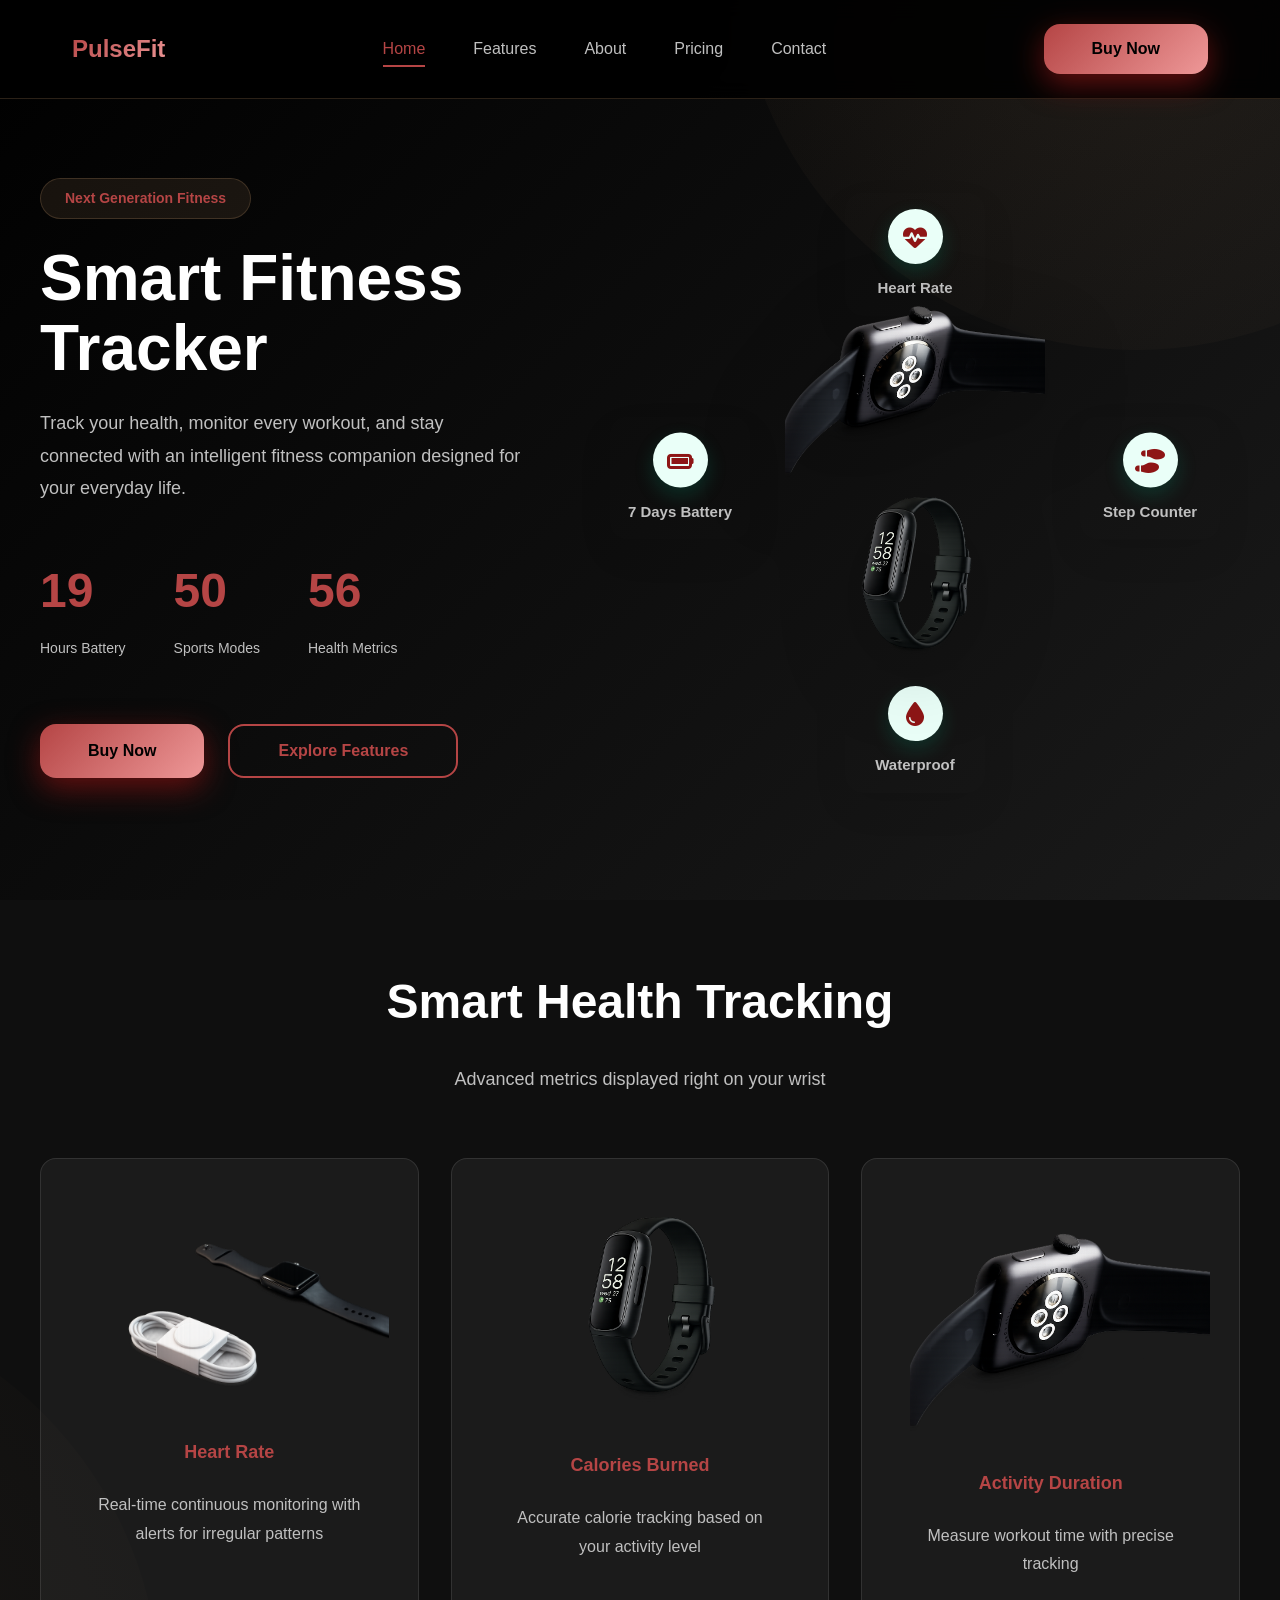
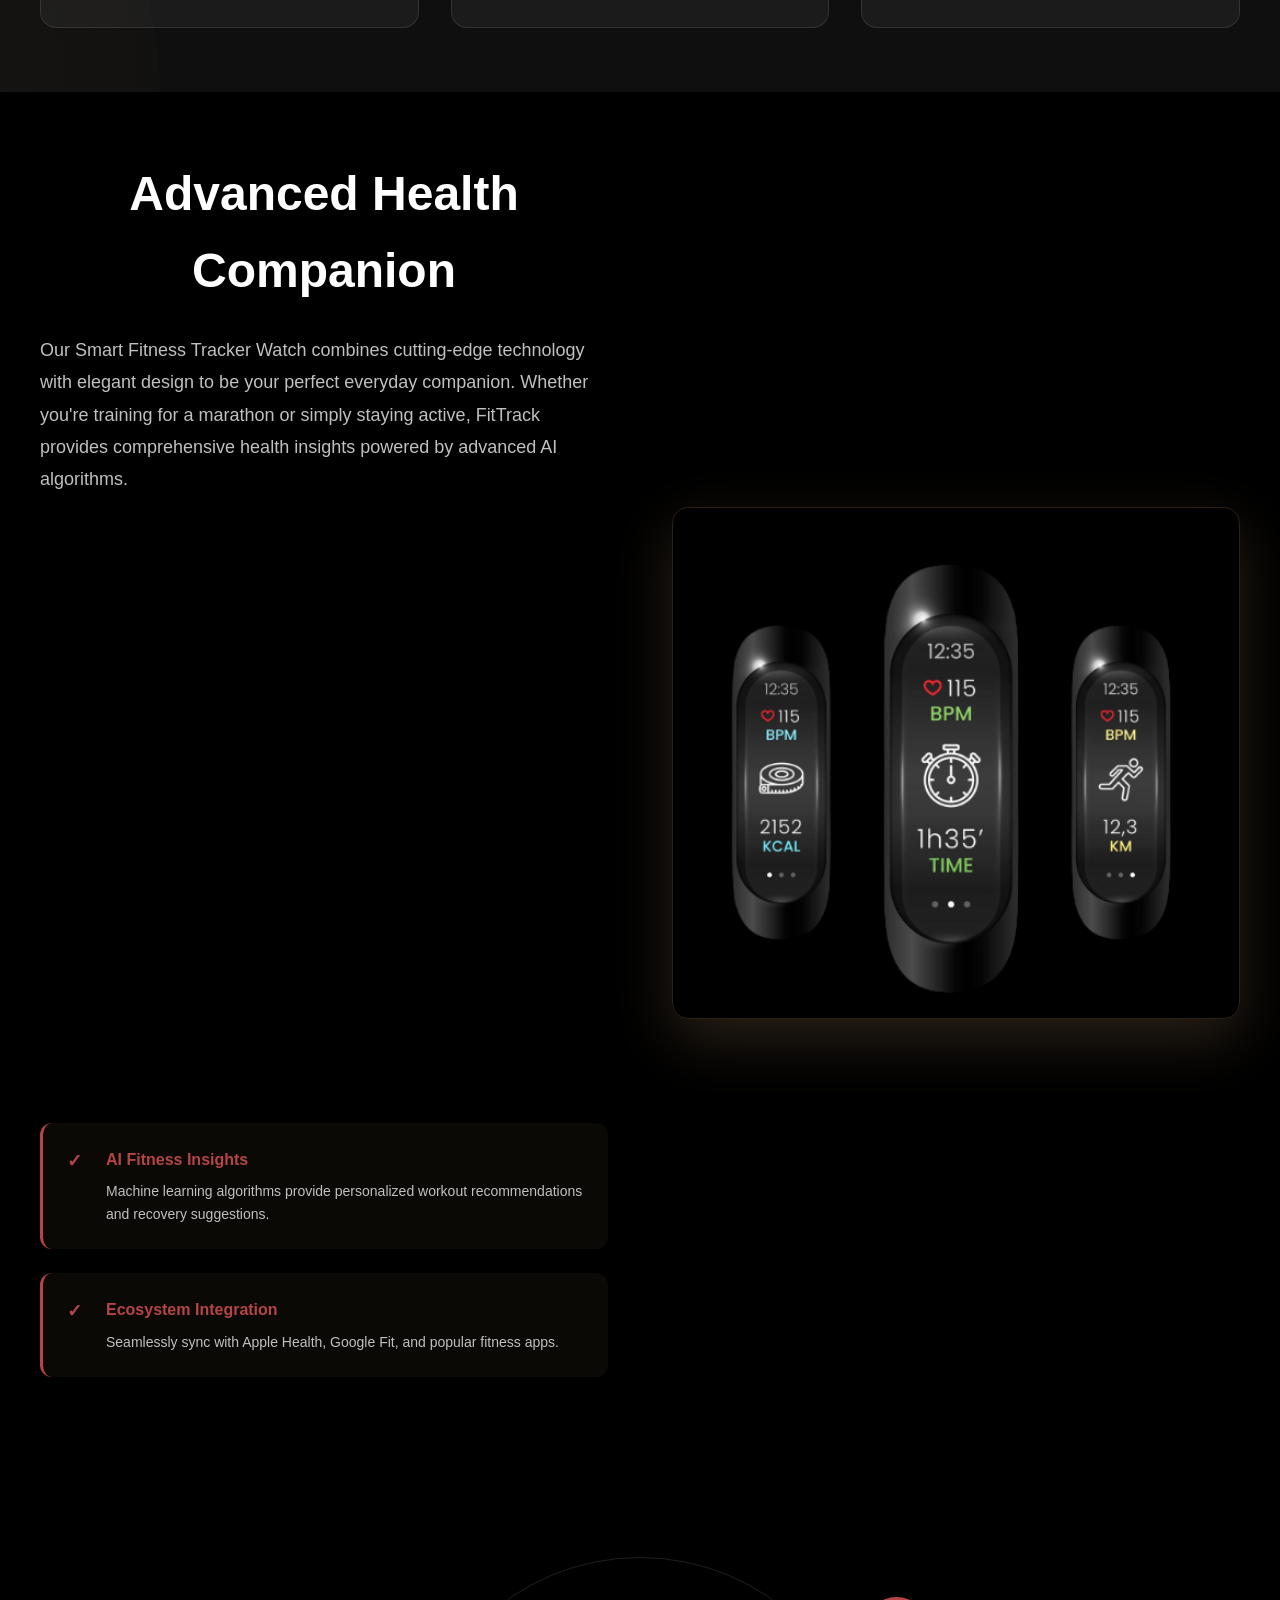
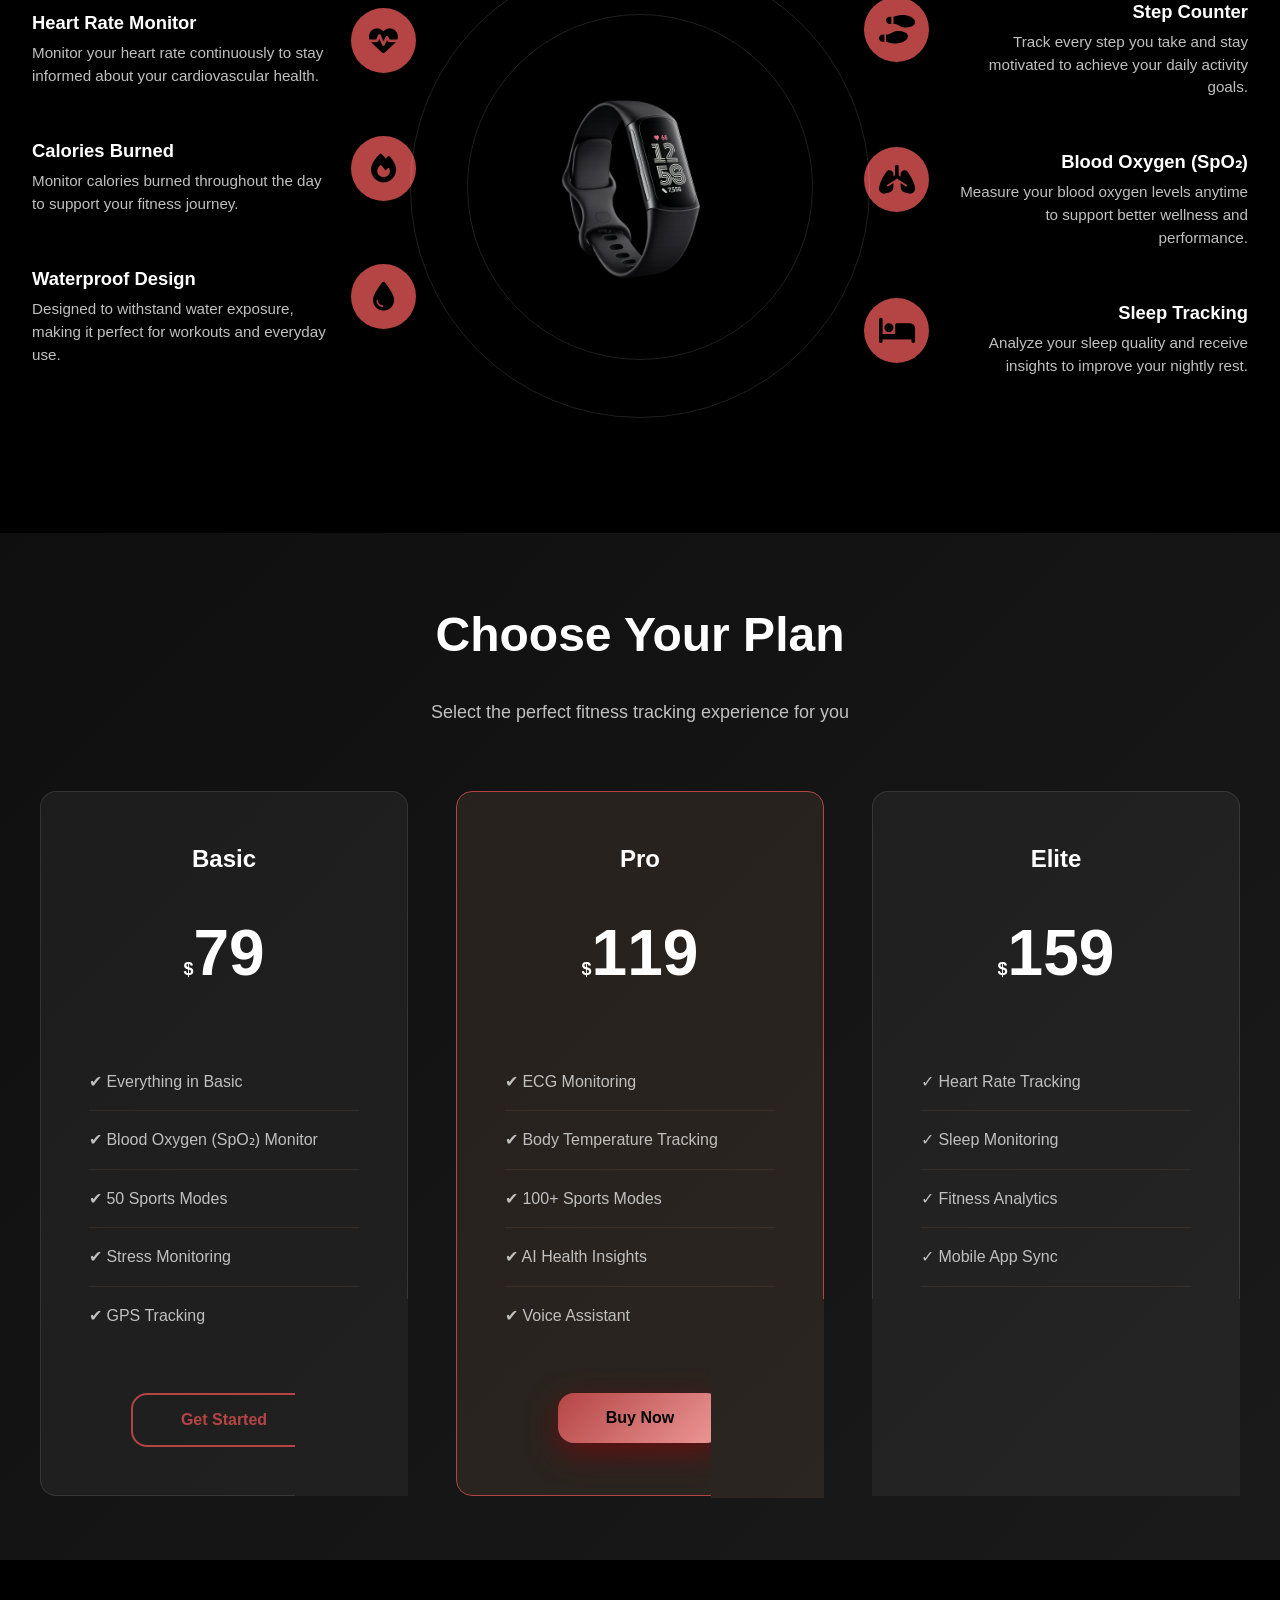
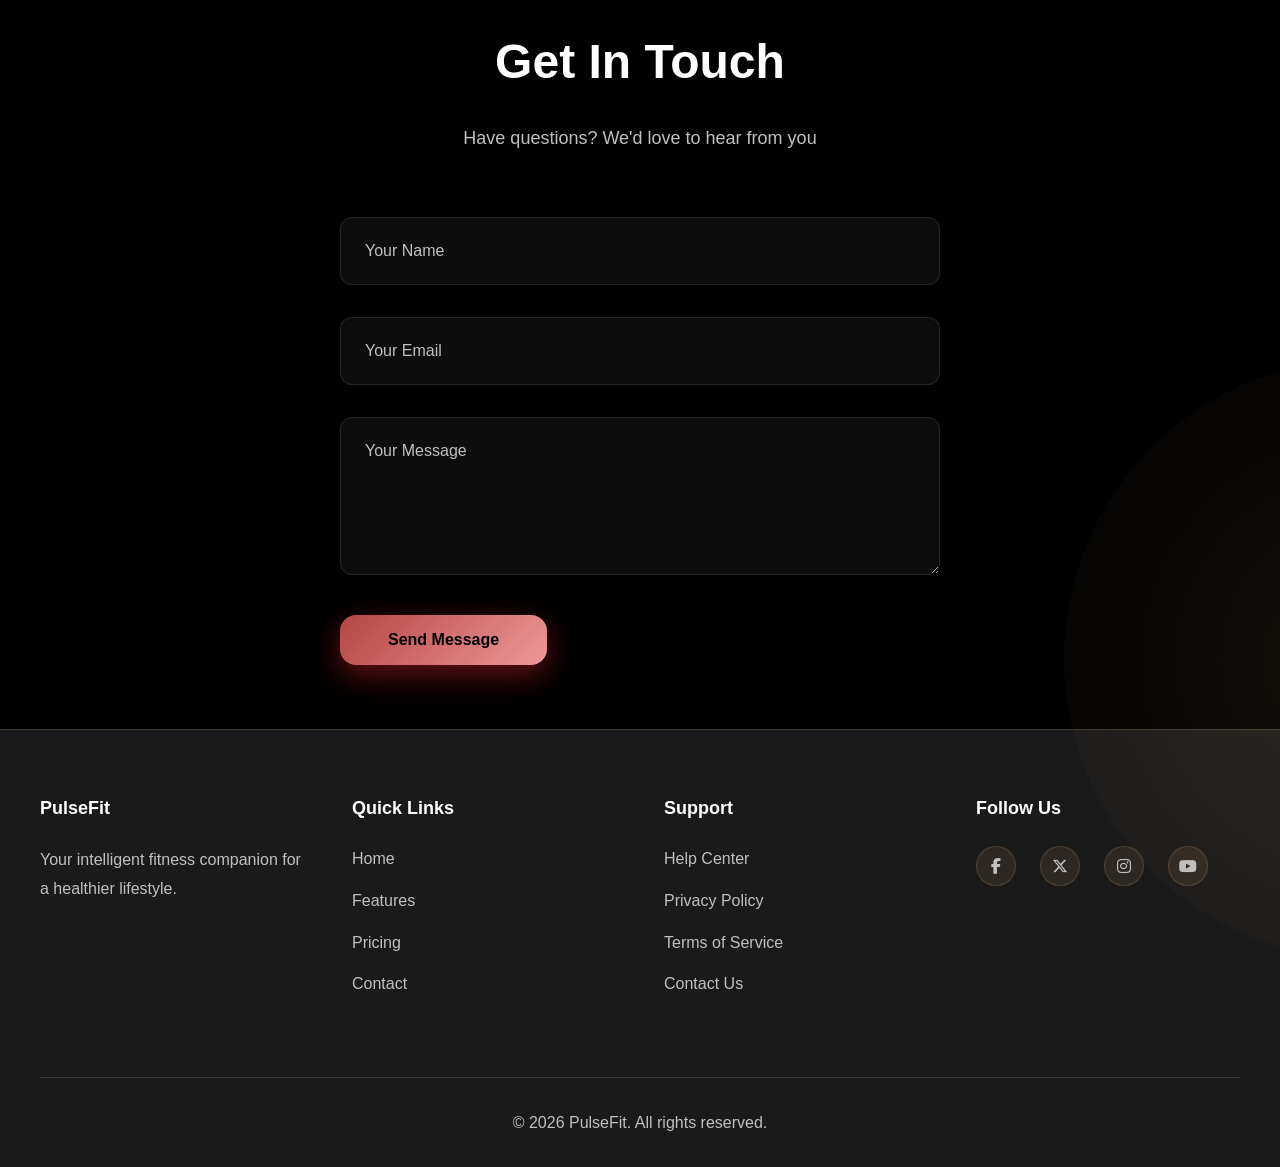
<file: index.html>
<!DOCTYPE html>
<html lang="en">
<head>
    <meta charset="UTF-8">
    <meta name="viewport" content="width=device-width, initial-scale=1.0">
    <title>PulseFit - Smart Fitness Tracker Watch</title>
    <link rel="stylesheet" href="style.css">
    <link rel="stylesheet" href="https://cdnjs.cloudflare.com/ajax/libs/font-awesome/6.7.2/css/all.min.css">
</head>
<body>
    <!-- Navigation -->
    <!-- Navigation -->
<nav class="navbar">
    <div class="nav-container">
        <div class="logo">PulseFit</div>
        <div class="nav-menu" id="nav-menu">
            <a href="#home" class="nav-link active">Home</a>
            <a href="#features" class="nav-link">Features</a>
            <a href="#about" class="nav-link">About</a>
            <a href="#pricing" class="nav-link">Pricing</a>
            <a href="#contact" class="nav-link">Contact</a>
        </div>
        <div class="nav-button" id="nav-button">
            <button class="btn btn-primary">Buy Now</button>
        </div>
        <button class="hamburger" id="hamburger">
            <span class="hamburger-line"></span>
            <span class="hamburger-line"></span>
            <span class="hamburger-line"></span>
        </button>
    </div>
</nav>

    <!-- Hero Section -->
    <section id="home" class="hero">
        <div class="hero-container">
            <div class="hero-content">
                <div class="badge">Next Generation Fitness</div>
                <h1 class="hero-title">Smart Fitness Tracker</h1>
                <p class="hero-subtitle">Track your health, monitor every workout, and stay connected with an intelligent fitness companion designed for your everyday life.</p>
                
                <div class="hero-stats">
                    <div class="stat">
                        <span class="stat-time">19</span>
                        <span class="stat-label">Hours Battery</span>
                    </div>
                    <div class="stat">
                        <span class="stat-time">50</span>
                        <span class="stat-label">Sports Modes</span>
                    </div>
                    <div class="stat">
                        <span class="stat-time">56</span>
                        <span class="stat-label">Health Metrics</span>
                    </div>
                </div>

                <div class="hero-buttons">
                    <button class="btn btn-primary">Buy Now</button>
                    <button class="btn btn-secondary">Explore Features</button>
                </div>
            </div>

            <div class="hero-visual">
                <div class="hero-visual">
                <div class="watch-container">

        
                        <img id="watch-image"
                            src="images/heroo.png"
                            alt="Smart Fitness Tracker Watch"
                            class="watch-image">

                    <div class="feature feature-1">
                        <i class="fa-solid fa-heart-pulse"></i>
                        <h4>Heart Rate</h4>
                    </div>

                    <div class="feature feature-2">
                        <i class="fa-solid fa-shoe-prints"></i>
                        <h4>Step Counter</h4>
                    </div>

                    <div class="feature feature-3">
                        <i class="fa-solid fa-droplet"></i>
                        <h4>Waterproof</h4>
                    </div>

                    <div class="feature feature-4">
                        <i class="fa-solid fa-battery-full"></i>
                        <h4>7 Days Battery</h4>
                    </div>

                </div>
            </div>
        
        </div>

    </section>

    <!-- Features Section -->
    <section id="features" class="features">
        <div class="features-container">
            <h2 class="section-title">Smart Health Tracking</h2>
            <p class="section-subtitle">Advanced metrics displayed right on your wrist</p>

            <div class="features-grid">
                <div class="feature-card">
                    
                    <img src="images/img2.png" class="feature-img">
                    <h3>Heart Rate</h3>
                    <p>Real-time continuous monitoring with alerts for irregular patterns</p>
                </div>
                <div class="feature-card">
                    <img src="images/img3.png" class="feature-img">
                    <h3>Calories Burned</h3>
                    <p>Accurate calorie tracking based on your activity level</p>
                </div>
                <div class="feature-card">
                    <img src="images/img4.png" class="feature-img">
                    <h3>Activity Duration</h3>
                    <p>Measure workout time with precise tracking</p>
                </div>
                
            </div>
        </div>
    </section>

    <!-- About Section -->
    <section id="about" class="about">
        <div class="about-container">
            <div class="about-content">
                <h2 class="section-title">Advanced Health Companion</h2>
                <p class="about-text">Our Smart Fitness Tracker Watch combines cutting-edge technology with elegant design to be your perfect everyday companion. Whether you're training for a marathon or simply staying active, FitTrack provides comprehensive health insights powered by advanced AI algorithms.</p>
                
                <div class="about-features">
                    <div class="about-feature">
                        <span class="about-feature-icon">✓</span>
                        <div>
                            <h4>Advanced Health Monitoring</h4>
                            <p>AI-powered health analytics that understand your body's unique patterns and trends.</p>
                        </div>
                    </div>
                    <div class="about-feature">
                        <span class="about-feature-icon">✓</span>
                        <div>
                            <h4>Smart Notifications</h4>
                            <p>Stay connected with calls, messages, and app notifications right on your wrist.</p>
                        </div>
                    </div>
                    <div class="about-feature">
                        <span class="about-feature-icon">✓</span>
                        <div>
                            <h4>Long Battery Life</h4>
                            <p>19 hours of continuous use on a single charge with extended battery mode available.</p>
                        </div>
                    </div>
                    <div class="about-feature">
                        <span class="about-feature-icon">✓</span>
                        <div>
                            <h4>Lightweight Design</h4>
                            <p>Comfortable and durable aluminum body weighing only 35g for all-day wear.</p>
                        </div>
                    </div>
                    <div class="about-feature">
                        <span class="about-feature-icon">✓</span>
                        <div>
                            <h4>AI Fitness Insights</h4>
                            <p>Machine learning algorithms provide personalized workout recommendations and recovery suggestions.</p>
                        </div>
                    </div>
                    <div class="about-feature">
                        <span class="about-feature-icon">✓</span>
                        <div>
                            <h4>Ecosystem Integration</h4>
                            <p>Seamlessly sync with Apple Health, Google Fit, and popular fitness apps.</p>
                        </div>
                    </div>
                </div>
            </div>
            <div class="about-image">
                <img src="images/t3.png" alt="Side view of Smart Fitness Tracker" class="about-img">
            </div>
        </div>
    </section>

    <!-- features  Section -->
    <section class="circular-section">
        
        <div class="circular-container">
            <!-- LEFT FEATURES -->
            <div class="features-left">
                <div class="feature-item feature-left">
                    
                    <div class="feature-content">
                        <h3>Heart Rate Monitor</h3>
                        <p>Monitor your heart rate continuously to stay informed about your cardiovascular health.</p>
                    </div>
                    <div class="feature-icon-badge">
                        <i class="fa-solid fa-heart-pulse"></i>
                    </div>
                </div>

                <div class="feature-item feature-left">
                    
                    <div class="feature-content">
                        <h3>Calories Burned</h3>
                        <p>Monitor calories burned throughout the day to support your fitness journey.</p>
                    </div>
                    <div class="feature-icon-badge">
                        <i class="fa-solid fa-fire"></i>
                    </div>
                </div>

                <div class="feature-item feature-left">
                    
                    <div class="feature-content">
                        <h3>Waterproof Design</h3>
                        <p>Designed to withstand water exposure, making it perfect for workouts and everyday use.</p>
                    </div>
                    <div class="feature-icon-badge">
                        <i class="fa-solid fa-droplet"></i>
                    </div>
                </div>
            </div>

            <!-- CENTER WATCH WITH RINGS -->
            <div class="watch-center">
                <div class="watch-rings">
                    <div class="ring ring-1"></div>
                    <div class="ring ring-2"></div>
                </div>
                <img
                    src="images/watch.png"
                    alt="Premium Fitness Tracker Watch"
                    class="watch-image"
                >
            </div>

            <!-- RIGHT FEATURES -->
            <div class="features-right">
                <div class="feature-item feature-right">
                    
                    <div class="feature-content">
                        <h3>Step Counter</h3>
                        <p>Track every step you take and stay motivated to achieve your daily activity goals.</p>
                    </div>
                    <div class="feature-icon-badge">
                        <i class="fa-solid fa-shoe-prints"></i>
                    </div>
                </div>

                <div class="feature-item feature-right">
                    
                    <div class="feature-content">
                        <h3>Blood Oxygen (SpO₂)</h3>
                        <p>Measure your blood oxygen levels anytime to support better wellness and performance.</p>
                    </div>
                    <div class="feature-icon-badge">
                        <i class="fa-solid fa-lungs"></i>
                    </div>
                </div>

                <div class="feature-item feature-right">
                    
                    <div class="feature-content">
                        <h3>Sleep Tracking</h3>
                        <p>Analyze your sleep quality and receive insights to improve your nightly rest.</p>
                    </div>
                    <div class="feature-icon-badge">
                        <i class="fa-solid fa-bed"></i>
                    </div>
                </div>
            </div>
        </div>
    </section>

    
    
    <!-- Pricing Section -->
    <section id="pricing" class="pricing">
        <div class="pricing-container">
            <h2 class="section-title">Choose Your Plan</h2>
            <p class="section-subtitle">Select the perfect fitness tracking experience for you</p>
            
            <div class="pricing-cards">
                <div class="pricing-card">
                    <h3>Basic</h3>
                    <div class="price"><span class="currency">$</span><span class="amount">79</span></div>
                    <ul class="features-list">
                        <li>✔ Everything in Basic</li>
                        <li>✔ Blood Oxygen (SpO₂) Monitor</li>
                        <li>✔ 50 Sports Modes</li>
                        <li>✔ Stress Monitoring</li>
                        <li>✔ GPS Tracking</li>
                    </ul>
                    <button class="btn btn-outline">Get Started</button>
                </div>
                
                <div class="pricing-card popular">
                    
                    <h3>Pro</h3>
                    <div class="price"><span class="currency">$</span><span class="amount">119</span></div>
                    <ul class="features-list">
            
                        <li>✔ ECG Monitoring</li>
                        <li>✔ Body Temperature Tracking</li>
                        <li>✔ 100+ Sports Modes</li>
                        <li>✔ AI Health Insights</li>
                        <li>✔ Voice Assistant</li>

                    </ul>
                    <button class="btn btn-primary">Buy Now</button>
                </div>
                
                <div class="pricing-card">
                    <h3>Elite</h3>
                    <div class="price"><span class="currency">$</span><span class="amount">159</span></div>
                    <ul class="features-list">
                        <li>✓ Heart Rate Tracking</li>
                        <li>✓ Sleep Monitoring</li>
                        <li>✓ Fitness Analytics</li>
                        <li>✓ Mobile App Sync</li>
                        <li>✓ Waterproof</li>
                    </ul>
                    <button class="btn btn-outline">Get Started</button>
                </div>
            </div>
        </div>
    </section>

    <!-- Contact Section -->
    <section id="contact" class="contact">
        <div class="contact-container">
            <h2 class="section-title">Get In Touch</h2>
            <p class="section-subtitle">Have questions? We&apos;d love to hear from you</p>
            
            <form class="contact-form" id="contact-form">
                <div class="form-group">
                    <input type="text" placeholder="Your Name" required>
                </div>
                <div class="form-group">
                    <input type="email" placeholder="Your Email" required>
                </div>
                <div class="form-group">
                    <textarea placeholder="Your Message" rows="6" required></textarea>
                </div>
                <button type="submit" class="btn btn-primary btn-sm">Send Message</button>
            </form>
        </div>
    </section>

    <!-- Footer -->
    <footer class="footer">
        <div class="footer-container">
            <div class="footer-content">
                <div class="footer-section">
                    <h4>PulseFit</h4>
                    <p>Your intelligent fitness companion for a healthier lifestyle.</p>
                </div>
                <div class="footer-section">
                    <h4>Quick Links</h4>
                    <ul>
                        <li><a href="#home">Home</a></li>
                        <li><a href="#features">Features</a></li>
                        <li><a href="#pricing">Pricing</a></li>
                        <li><a href="#contact">Contact</a></li>
                    </ul>
                </div>
                <div class="footer-section">
                    <h4>Support</h4>
                    <ul>
                        <li><a href="#">Help Center</a></li>
                        <li><a href="#">Privacy Policy</a></li>
                        <li><a href="#">Terms of Service</a></li>
                        <li><a href="#">Contact Us</a></li>
                    </ul>
                </div>
                <div class="footer-section">
                    <h4>Follow Us</h4>
                    <div class="social-icons">
                        <a href="#" class="social-icon" aria-label="Facebook">
                            <i class="fa-brands fa-facebook-f"></i>
                        </a>

                        <a href="#" class="social-icon" aria-label="X">
                            <i class="fa-brands fa-x-twitter"></i>
                        </a>

                        <a href="#" class="social-icon" aria-label="Instagram">
                            <i class="fa-brands fa-instagram"></i>
                        </a>

                        <a href="#" class="social-icon" aria-label="YouTube">
                            <i class="fa-brands fa-youtube"></i>
                        </a>
                    </div>
                </div>
            </div>
            <div class="footer-bottom">
                <p>&copy; 2026 PulseFit. All rights reserved.</p>
            </div>
        </div>
    </footer>

    <script src="script.js"></script>
</body>
</html>
</file>
<file: style.css>
:root {
    /* Colors - Premium Dark Theme */
    --bg-primary: #000000;
    --bg-secondary: #0f0f0f;
    --bg-tertiary: #1a1a1a;
    --text-primary: #ffffff;
    --text-secondary: #c0c0c0;
    --accent-red: #b54545;
    --accent-red-light: #ee9898;
    --accent-gold-dark: #c9955f;
    --border-color: rgba(212, 165, 116, 0.2);
    --glass-bg: rgba(255, 255, 255, 0.05);
    --glass-border: rgba(255, 255, 255, 0.1);
    
    /* Spacing */
    --spacing-xs: 0.5rem;
    --spacing-sm: 1rem;
    --spacing-md: 1.5rem;
    --spacing-lg: 2rem;
    --spacing-xl: 3rem;
    --spacing-2xl: 4rem;
    
    /* Typography */
    --font-family: 'Segoe UI', Tahoma, Geneva, Verdana, sans-serif;
    --font-size-sm: 0.875rem;
    --font-size-base: 1rem;
    --font-size-lg: 1.125rem;
    --font-size-xl: 1.5rem;
    --font-size-2xl: 2rem;
    --font-size-3xl: 3rem;
    --font-size-4xl: 4rem;
    
    /* Border Radius */
    --radius-sm: 8px;
    --radius-md: 12px;
    --radius-lg: 16px;
    --radius-xl: 24px;
    --radius-full: 9999px;
    
    /* Transitions */
    --transition-fast: 0.2s ease;
    --transition-normal: 0.3s ease;
    --transition-smooth: 0.5s ease;
}

/* ============================================
    GLOBAL STYLES
   ============================================ */

* {
    margin: 0;
    padding: 0;
    box-sizing: border-box;
}

html {
    scroll-behavior: smooth;
}

body {
    font-family: var(--font-family);
    background-color: var(--bg-primary);
    color: var(--text-primary);
    line-height: 1.6;
    overflow-x: hidden;
}

/* ============================================
    NAVIGATION
   ============================================ */

.navbar {
    position: fixed;
    top: 0;
    width: 100%;
    backdrop-filter: blur(10px);
    background: rgba(0, 0, 0, 0.9);
    border-bottom: 1px solid var(--border-color);
    z-index: 1000;
    padding: var(--spacing-md) 0;
}

.nav-container {
    max-width: 1200px;
    margin: 0 auto;
    padding: 0 var(--spacing-lg);
    display: flex;
    justify-content: space-between;
    align-items: center;
}

.logo {
    font-size: var(--font-size-xl);
    font-weight: 700;
    background: linear-gradient(135deg, var(--accent-red), var(--accent-red-light));
    -webkit-background-clip: text;
    -webkit-text-fill-color: transparent;
    background-clip: text;
}

.nav-menu {
    display: flex;
    gap: var(--spacing-xl);
}

.nav-link {
    color: var(--text-secondary);
    text-decoration: none;
    font-size: var(--font-size-base);
    transition: color var(--transition-fast);
    position: relative;
}

.nav-link:hover,
.nav-link.active {
    color: var(--accent-red);
}

.nav-link::after {
    content: '';
    position: absolute;
    bottom: -5px;
    left: 0;
    width: 0;
    height: 2px;
    background: var(--accent-red);
    transition: width var(--transition-fast);
}

.nav-link:hover::after,
.nav-link.active::after {
    width: 100%;
}
/* Hamburger Menu */
.hamburger {
    display: none;
    flex-direction: column;
    background: none;
    border: none;
    cursor: pointer;
    gap: 6px;
    z-index: 1001;
    padding: 8px;
    align-items: center;
    justify-content: center;
    transition: all 0.3s ease;
}

.hamburger:hover {
    opacity: 0.8;
}

.hamburger-line {
    width: 25px;
    height: 3px;
    background-color: var(--accent-red);
    border-radius: 2px;
    transition: all 0.3s ease;
    display: block;
}

.hamburger.active .hamburger-line:nth-child(1) {
    transform: rotate(45deg) translate(10px, 10px);
}

.hamburger.active .hamburger-line:nth-child(2) {
    opacity: 0;
}

.hamburger.active .hamburger-line:nth-child(3) {
    transform: rotate(-45deg) translate(8px, -8px);
}

.nav-button {
    display: flex;
}

.nav-menu.active {
    display: flex;
}

.nav-menu.active .nav-link {
    display: block;
}

.icon-btn {
    background: none;
    border: none;
    color: var(--text-secondary);
    font-size: var(--font-size-lg);
    cursor: pointer;
    transition: color var(--transition-fast);
}

.icon-btn:hover {
    color: var(--accent-red);
}
/* Hamburger Menu */
.hamburger {
    display: none;
    flex-direction: column;
    background: none;
    border: none;
    cursor: pointer;
    gap: 6px;
    z-index: 1001;
    padding: 8px;
    align-items: center;
    justify-content: center;
    transition: all 0.3s ease;
}

.hamburger:hover {
    opacity: 0.8;
}

.hamburger-line {
    width: 25px;
    height: 3px;
    background-color: var(--accent-red);
    border-radius: 2px;
    transition: all 0.3s ease;
    display: block;
}

/* Hamburger Animation - Transform to X */
.hamburger.active .hamburger-line:nth-child(1) {
    transform: rotate(45deg) translate(10px, 10px);
}

.hamburger.active .hamburger-line:nth-child(2) {
    opacity: 0;
}

.hamburger.active .hamburger-line:nth-child(3) {
    transform: rotate(-45deg) translate(8px, -8px);
}

.nav-button {
    display: flex;
}

.nav-menu.active {
    display: flex;
}

.nav-menu.active .nav-link {
    display: block;
}

/* Mobile Hamburger Display */
@media (max-width: 768px) {
    .hamburger {
        display: flex !important;
        position: relative;
    }

    .hamburger-line {
        display: block;
    }

    .nav-button {
        display: none !important;
    }

    .nav-button.active {
        display: flex !important;
        position: fixed;
        top: 80px;
        right: var(--spacing-md);
        z-index: 998;
    }

    .nav-menu {
        position: fixed;
        top: 70px;
        left: -100%;
        width: 100%;
        height: calc(100vh - 70px);
        background: rgba(0, 0, 0, 0.95);
        flex-direction: column;
        gap: var(--spacing-lg);
        padding: var(--spacing-lg);
        transition: left 0.3s ease;
        z-index: 999;
        border-top: 1px solid var(--border-color);
        overflow-y: auto;
    }

    .nav-menu.active {
        left: 0;
    }

    .nav-link {
        font-size: var(--font-size-lg);
        padding: var(--spacing-md) 0;
        border-bottom: 1px solid rgba(212, 165, 116, 0.1);
    }
}
/* ============================================
    MOBILE RESPONSIVE STYLES
   ============================================ */

@media (max-width: 768px) {
    :root {
        --font-size-4xl: 2.5rem;
        --font-size-3xl: 1.875rem;
        --font-size-2xl: 1.5rem;
        --spacing-2xl: 2rem;
        --spacing-xl: 1.5rem;
    }

    .navbar {
        padding: var(--spacing-md) 0;
    }

    .nav-container {
        padding: 0 var(--spacing-md);
    }

    .logo {
        font-size: var(--font-size-lg);
    }

    .nav-menu {
        position: fixed;
        top: 70px;
        left: -100%;
        width: 100%;
        height: calc(100vh - 70px);
        background: rgba(0, 0, 0, 0.95);
        flex-direction: column;
        gap: var(--spacing-lg);
        padding: var(--spacing-lg);
        transition: left 0.3s ease;
        z-index: 999;
        border-top: 1px solid var(--border-color);
        overflow-y: auto;
    }

    .nav-menu.active {
        left: 0;
    }

    .nav-link {
        font-size: var(--font-size-lg);
        padding: var(--spacing-md) 0;
        border-bottom: 1px solid rgba(212, 165, 116, 0.1);
    }

    .hamburger {
        display: flex !important;
        position: relative;
    }

    .hamburger-line {
        display: block;
    }

    .nav-button {
        display: none !important;
    }

    .nav-button.active {
        display: flex !important;
        position: fixed;
        top: 80px;
        right: var(--spacing-md);
        z-index: 998;
    }

    .hero {
        min-height: auto;
        padding: 100px var(--spacing-md) var(--spacing-lg);
    }

    .hero-container {
        grid-template-columns: 1fr;
        gap: var(--spacing-lg);
        display: grid;
    }

    .hero-content {
        order: 1;
    }

    .hero-visual {
        order: 2;
    }

    .hero::before {
        width: 400px;
        height: 400px;
        top: -30%;
        right: -40%;
    }

    .hero-visual {
        height: 300px;
    }

    .hero-title {
        font-size: clamp(1.875rem, 5vw, 2.5rem);
    }

    .hero-subtitle {
        font-size: clamp(1rem, 4vw, 1.125rem);
    }

    .hero-stats {
        flex-wrap: wrap;
        gap: var(--spacing-md);
    }

    .hero-buttons {
        flex-direction: column;
        gap: var(--spacing-md);
    }

    .btn {
        width: 100%;
        padding: var(--spacing-md);
        font-size: var(--font-size-sm);
    }

    .btn-primary {
        width: 100%;
    }

    .section-title {
        font-size: clamp(1.5rem, 5vw, 2rem);
    }

    .section-subtitle {
        font-size: clamp(1rem, 3vw, 1.125rem);
    }

    .features-grid {
        grid-template-columns: 1fr;
    }

    .feature-img {
        width: 200px;
        max-width: 100%;
    }

    .about-container {
        grid-template-columns: 1fr;
    }

    .about-text {
        font-size: clamp(1rem, 3vw, 1.125rem);
    }

    .about-feature {
        flex-direction: column;
        gap: var(--spacing-sm);
    }

    .about-feature-icon {
        font-size: var(--font-size-lg);
    }

    .about-feature h4 {
        font-size: clamp(1rem, 2vw, 1.125rem);
    }

    .about-feature p {
        font-size: clamp(0.875rem, 2vw, 1rem);
    }

    .circular-container {
        display: grid;
        grid-template-columns: 1fr;
        grid-template-rows: auto auto auto;
        gap: var(--spacing-lg);
        min-height: auto;
        padding: 0;
    }

    .features-right {
        order: 1;
        gap: var(--spacing-lg);
    }

    .watch-center {
        order: 2;
        min-height: 300px;
        width: 100%;
    }

    .features-left {
        order: 3;
        gap: var(--spacing-lg);
    }

    .feature-item {
        gap: var(--spacing-md);
    }

    .feature-icon-badge {
        width: 50px;
        height: 50px;
        min-width: 50px;
        font-size: 1.5rem;
    }

    .feature-content h3 {
        font-size: clamp(1rem, 2vw, 1.15rem);
    }

    .feature-content p {
        font-size: clamp(0.75rem, 1.5vw, 0.95rem);
    }

    .pricing-cards {
        grid-template-columns: 1fr;
        gap: var(--spacing-lg);
    }

    .pricing-card {
        padding: var(--spacing-lg);
    }

    .pricing-card.popular {
        transform: scale(1) !important;
        border-color: var(--accent-gold) !important;
        background: rgba(212, 165, 116, 0.1) !important;
    }

    .pricing-card.popular .btn-primary {
        background: var(--accent-gold) !important;
        color: #000 !important;
        border: 2px solid var(--accent-gold) !important;
    }

    .pricing-card.popular:hover {
        transform: translateY(-10px) !important;
    }

    .price {
        font-size: clamp(2rem, 4vw, 3rem);
    }

    .contact-container {
        max-width: 100%;
    }

    .footer-content {
        grid-template-columns: 1fr;
        gap: var(--spacing-lg);
    }

    .scroll-to-top {
        width: 40px !important;
        height: 40px !important;
        bottom: 20px !important;
        right: 20px !important;
        font-size: 20px !important;
    }
}

@media (max-width: 480px) {
    :root {
        --font-size-lg: 1rem;
        --font-size-base: 0.9375rem;
        --spacing-lg: 1.5rem;
        --spacing-md: 1rem;
    }

    .nav-menu {
        padding: var(--spacing-md);
        gap: var(--spacing-md);
    }

    .hero {
        padding: 80px var(--spacing-md) var(--spacing-lg);
    }

    .hero-title {
        font-size: clamp(1.5rem, 6vw, 2rem);
    }

    .hero-subtitle {
        font-size: clamp(0.9375rem, 3vw, 1rem);
    }

    .hero-stats {
        gap: var(--spacing-sm);
    }

    .stat-time {
        font-size: clamp(1.875rem, 4vw, 2.5rem);
    }

    .section-title {
        font-size: clamp(1.25rem, 4vw, 1.5rem);
    }

    .feature-card {
        padding: var(--spacing-lg);
    }

    .feature-card h3 {
        font-size: var(--font-size-base);
    }

    .feature-card p {
        font-size: clamp(0.875rem, 2vw, 0.9375rem);
    }

    .watch-center {
        min-height: 250px;
    }

    .form-group input,
    .form-group textarea {
        padding: var(--spacing-md);
        font-size: var(--font-size-base);
    }

    .circular-section {
        padding: 3rem 1rem;
    }
}

/* ============================================
    HERO SECTION
   ============================================ */

.hero {
    min-height: 100vh;
    display: flex;
    align-items: center;
    padding: 120px var(--spacing-lg) var(--spacing-2xl);
    overflow: hidden;
    position: relative;
    background: linear-gradient(135deg, var(--bg-primary), var(--bg-tertiary));
}

.hero::before {
    content: '';
    position: absolute;
    top: -50%;
    right: -20%;
    width: 800px;
    height: 800px;
    background: radial-gradient(circle, rgba(212, 165, 116, 0.1), transparent);
    border-radius: 50%;
    animation: float 8s ease-in-out infinite;
}

.hero-container {
    max-width: 1200px;
    margin: 0 auto;
    display: grid;
    grid-template-columns: 1fr 1fr;
    gap: var(--spacing-2xl);
    align-items: center;
    position: relative;
    z-index: 1;
}

.hero-content {
    animation: slideInLeft 0.8s ease-out;
}

.badge {
    display: inline-block;
    padding: var(--spacing-xs) var(--spacing-md);
    background: rgba(212, 165, 116, 0.1);
    border: 1px solid var(--border-color);
    border-radius: var(--radius-full);
    color: var(--accent-red);
    font-size: var(--font-size-sm);
    font-weight: 600;
    margin-bottom: var(--spacing-md);
    animation: fadeIn 0.8s ease-out 0.2s both;
}

.hero-title {
    font-size: var(--font-size-4xl);
    font-weight: 700;
    margin-bottom: var(--spacing-md);
    line-height: 1.1;
    animation: fadeIn 0.8s ease-out 0.4s both;
}

.hero-title .accent {
    background: linear-gradient(135deg, var(--accent-red), var(--accent-red-light));
    -webkit-background-clip: text;
    -webkit-text-fill-color: transparent;
    background-clip: text;
}

.hero-subtitle {
    font-size: var(--font-size-lg);
    color: var(--text-secondary);
    margin-bottom: var(--spacing-xl);
    line-height: 1.8;
    animation: fadeIn 0.8s ease-out 0.6s both;
}

.hero-stats {
    display: flex;
    gap: var(--spacing-xl);
    margin-bottom: var(--spacing-2xl);
    animation: fadeIn 0.8s ease-out 0.8s both;
}

.stat {
    display: flex;
    flex-direction: column;
}

.stat-time {
    font-size: var(--font-size-3xl);
    font-weight: 700;
    color: var(--accent-red);
}

.stat-label {
    font-size: var(--font-size-sm);
    color: var(--text-secondary);
    margin-top: var(--spacing-xs);
}

.hero-buttons {
    display: flex;
    gap: var(--spacing-md);
    animation: fadeIn 0.8s ease-out 1s both;
}

.btn {
    padding: var(--spacing-sm) var(--spacing-xl);
    border: none;
    border-radius: var(--radius-lg);
    font-size: var(--font-size-base);
    font-weight: 600;
    cursor: pointer;
    transition: all var(--transition-normal);
    position: relative;
    overflow: hidden;
}

.btn::before {
    content: '';
    position: absolute;
    top: 0;
    left: -100%;
    width: 100%;
    height: 100%;
    background: rgba(255, 255, 255, 0.1);
    transition: left var(--transition-normal);
    z-index: -1;
}

.btn:hover::before {
    left: 0;
}

.btn-primary {
    background: linear-gradient(135deg, var(--accent-red), var(--accent-red-light));
    color: #000;
    box-shadow: 0 10px 30px #641010;
}

.btn-primary:hover {
    transform: translateY(-2px);
    box-shadow: 0 15px 40px #641010;
}

.btn-secondary {
    background: transparent;
    color: var(--accent-red);
    border: 2px solid var(--accent-red);
}

.btn-secondary:hover {
    background: var(--accent-red);
    color: #000;
}

.btn-outline {
    background: transparent;
    color: var(--accent-red);
    border: 2px solid var(--accent-red);
}

.btn-outline:hover {
    background: var(--accent-red);
    color: #000;
}

.btn-large {
    padding: var(--spacing-lg) var(--spacing-2xl);
    font-size: var(--font-size-lg);
}

/* Hero Visual */
.hero-visual {
    position: relative;
    height: 500px;
    animation: slideInRight 0.8s ease-out;
}

.watch-container {
    position: relative;
    width: 100%;
    height: 100%;
    display: flex;
    align-items: center;
    justify-content: center;
}

.watch-image {
    width: 100%;
    max-width: 400px;
    height: auto;
    animation: rotateWatch 20s linear infinite;
    filter: drop-shadow(0 20px 60px rgba(212, 165, 116, 0.3));
}

.floating-element {
    position: absolute;
    border-radius: 50%;
    background: radial-gradient(circle, rgba(212, 165, 116, 0.4), transparent);
    animation: float 6s ease-in-out infinite;
}

.element-1 {
    width: 60px;
    height: 60px;
    top: 10%;
    right: 10%;
    animation-delay: 0s;
}

.element-2 {
    width: 40px;
    height: 40px;
    bottom: 20%;
    left: 5%;
    animation-delay: 1s;
}

.element-3 {
    width: 80px;
    height: 80px;
    bottom: 5%;
    right: 5%;
    animation-delay: 2s;
}

/* ============================================
    FEATURES SECTION
   ============================================ */

.features {
    padding: var(--spacing-2xl) var(--spacing-lg);
    background: var(--bg-secondary);
    position: relative;
    overflow: hidden;
}

.features::before {
    content: '';
    position: absolute;
    top: 50%;
    left: -50%;
    width: 800px;
    height: 800px;
    background: radial-gradient(circle, rgba(212, 165, 116, 0.05), transparent);
    border-radius: 50%;
    animation: float 10s ease-in-out infinite reverse;
}

.features-container {
    max-width: 1200px;
    margin: 0 auto;
    position: relative;
    z-index: 1;
}

.section-title {
    font-size: var(--font-size-3xl);
    font-weight: 700;
    text-align: center;
    margin-bottom: var(--spacing-md);
    animation: fadeInUp 0.8s ease-out;
}

.section-subtitle {
    font-size: var(--font-size-lg);
    color: var(--text-secondary);
    text-align: center;
    margin-bottom: var(--spacing-2xl);
    animation: fadeInUp 0.8s ease-out 0.2s both;
}

.features-showcase {
    display: grid;
    grid-template-columns: repeat(2, 1fr);
    gap: var(--spacing-2xl);
    margin-bottom: var(--spacing-2xl);
    animation: fadeInUp 0.8s ease-out 0.4s both;
}

.showcase-item {
    display: flex;
    justify-content: center;
    align-items: center;
}

.showcase-image {
    max-width: 100%;
    height: auto;
    filter: drop-shadow(0 20px 40px rgba(212, 165, 116, 0.15));
    transition: transform var(--transition-smooth);
}
.feature-img{
    width: 300px;
}
.showcase-image:hover {
    transform: scale(1.05);
}

@media (max-width: 768px) {
    .features-showcase {
        grid-template-columns: 1fr;
        gap: var(--spacing-lg);
    }
}

.features-grid {
    display: grid;
    grid-template-columns: repeat(auto-fit, minmax(300px, 1fr));
    gap: var(--spacing-lg);
    animation: fadeInUp 0.8s ease-out 0.4s both;
}

.feature-card {
    padding: var(--spacing-xl);
    background: var(--glass-bg);
    border: 1px solid var(--glass-border);
    border-radius: var(--radius-lg);
    backdrop-filter: blur(10px);
    transition: all var(--transition-normal);
    text-align: center;
}

.feature-card:hover {
    transform: translateY(-10px);
    border-color: var(--border-color);
    box-shadow: 0 20px 50px rgba(212, 165, 116, 0.2);
}

.feature-img {
    font-size: var(--font-size-3xl);
    margin-bottom: var(--spacing-md);
    display: inline-block;
}

.feature-card h3 {
    font-size: var(--font-size-lg);
    margin-bottom: var(--spacing-md);
    color: var(--accent-red);
}

.feature-card p {
    color: var(--text-secondary);
    line-height: 1.8;
}  
.circle{
    position:absolute;
    width:500px;
    height:500px;
    border:2px dashed rgba(16,185,129,.3);
    border-radius:50%;

    animation: rotateCircle 15s linear infinite;
}
@keyframes rotateCircle{
    from{
        transform: rotate(0deg);
    }
    to{
        transform: rotate(360deg);
    }
}


/* ============================================
   ABOUT SECTION
   ============================================ */

.about {
    padding: var(--spacing-2xl) var(--spacing-lg);
    position: relative;
}

.about-container {
    max-width: 1200px;
    margin: 0 auto;
    display: grid;
    grid-template-columns: 1fr 1fr;
    gap: var(--spacing-2xl);
    align-items: center;
}

.about-content {
    animation: slideInLeft 0.8s ease-out;
}

.about-text {
    font-size: var(--font-size-lg);
    color: var(--text-secondary);
    margin-bottom: var(--spacing-xl);
    line-height: 1.8;
}

.about-features {
    display: grid;
    gap: var(--spacing-md);
}

.about-feature {
    display: flex;
    gap: var(--spacing-md);
    padding: var(--spacing-md);
    background: rgba(212, 165, 116, 0.05);
    border-left: 3px solid var(--accent-red);
    border-radius: var(--radius-md);
    transition: all var(--transition-normal);
}

.about-feature:hover {
    background: rgba(212, 165, 116, 0.1);
    transform: translateX(10px);
}

.about-feature-icon {
    color: var(--accent-red);
    font-weight: 700;
    font-size: var(--font-size-lg);
    flex-shrink: 0;
}

.about-feature h4 {
    color: var(--accent-red);
    margin-bottom: var(--spacing-xs);
}

.about-feature p {
    color: var(--text-secondary);
    font-size: var(--font-size-sm);
}

.about-image {
    animation: slideInRight 0.8s ease-out;
}

.about-img {
    width: 100%;
    height: auto;
    border-radius: var(--radius-lg);
    border: 1px solid var(--border-color);
    box-shadow: 0 20px 60px rgba(212, 165, 116, 0.2);
}


/* ============================================
    CIRCULAR WATCH SECTION
   ============================================ */

.circular-section {
    padding: 6rem 2rem;
    background: #000000;
    position: relative;
    overflow: hidden;
}

.circular-container {
    max-width: 1400px;
    margin: 0 auto;
    display: grid;
    grid-template-columns: 1fr 1fr 1fr;
    gap: 2rem;
    align-items: center;
    min-height: 500px;
}

/* LEFT FEATURES */
.features-left {
    display: flex;
    flex-direction: column;
    gap: 3rem;
    justify-content: center;
}

/* CENTER WATCH */
.watch-center {
    position: relative;
    display: flex;
    align-items: center;
    justify-content: center;
    width: 100%;
    aspect-ratio: 1;
}

.watch-rings {
    position: absolute;
    width: 100%;
    height: 100%;
    top: 0;
    left: 0;
    display: flex;
    align-items: center;
    justify-content: center;
    z-index: 1;
}

.ring {
    position: absolute;
    border: 1.5px solid rgba(255, 255, 255, 0.12);
    border-radius: 50%;
}

.ring-1 {
    width: 90%;
    height: 90%;
}

.ring-2 {
    width: 120%;
    height: 120%;
}

.watch-image {
    position: relative;
    z-index: 5;
    width: 85%;
    height: 85%;
    object-fit: contain;
}

/* RIGHT FEATURES */
.features-right {
    display: flex;
    flex-direction: column;
    gap: 3rem;
    justify-content: center;
    align-items: center;
}

.feature-item {
    display: flex;
    gap: 1.5rem;
    align-items: flex-start;
}

.feature-item.feature-left {
    flex-direction: row;
    text-align: left;
}

.feature-item.feature-right {
    flex-direction: row-reverse;
    text-align: right;
}

.feature-icon-badge {
    width: 65px;
    height: 65px;
    min-width: 65px;
    background: #b54545;
    border-radius: 50%;
    display: flex;
    align-items: center;
    justify-content: center;
    font-size: 1.8rem;
    color: #000;
    flex-shrink: 0;
}

.feature-content {
    display: flex;
    flex-direction: column;
    justify-content: center;
}

.feature-content h3 {
    font-size: clamp(0.95rem, 2vw, 1.15rem);
    font-weight: 600;
    margin-bottom: 0.3rem;
    color: var(--text-primary);
}

.feature-content p {
    font-size: clamp(0.75rem, 1.5vw, 0.95rem);
    color: var(--text-secondary);
    line-height: 1.5;
}


/* ============================================
    PRICING SECTION
   ============================================ */

.pricing {
    padding: var(--spacing-2xl) var(--spacing-lg);
    background: linear-gradient(135deg, var(--bg-secondary), var(--bg-tertiary));
    position: relative;
}

.pricing-container {
    max-width: 1200px;
    margin: 0 auto;
}

.pricing-cards {
    display: grid;
    grid-template-columns: repeat(auto-fit, minmax(280px, 1fr));
    gap: var(--spacing-xl);
    animation: fadeInUp 0.8s ease-out 0.4s both;
}

.pricing-card {
    padding: var(--spacing-xl);
    background: var(--glass-bg);
    border: 1px solid var(--glass-border);
    border-radius: var(--radius-lg);
    backdrop-filter: blur(10px);
    text-align: center;
    transition: all var(--transition-normal);
    position: relative;
}

.pricing-card:hover {
    transform: translateY(-15px);
    border-color: var(--border-color);
    box-shadow: 0 30px 60px rgba(212, 165, 116, 0.3);
}

.pricing-card.popular {
    border-color: var(--accent-red);
    background: rgba(212, 165, 116, 0.1);
    transform: scale(1.05);
}

.pricing-card.popular:hover {
    transform: scale(1.05) translateY(-15px);
}

.popular-badge {
    position: absolute;
    top: -15px;
    left: 50%;
    transform: translateX(-50%);
    background: var(--accent-gold);
    color: #000;
    padding: var(--spacing-xs) var(--spacing-md);
    border-radius: var(--radius-full);
    font-weight: 600;
    font-size: var(--font-size-sm);
}

.pricing-card h3 {
    font-size: var(--font-size-xl);
    margin-bottom: var(--spacing-md);
    color: var(--accent-gold);
}

.price {
    font-size: var(--font-size-4xl);
    font-weight: 700;
    margin-bottom: var(--spacing-xl);
    color: var(--text-primary);
}

.currency {
    font-size: var(--font-size-lg);
}

.features-list {
    list-style: none;
    margin-bottom: var(--spacing-xl);
    text-align: left;
}

.features-list li {
    padding: var(--spacing-sm) 0;
    color: var(--text-secondary);
    border-bottom: 1px solid rgba(212, 165, 116, 0.1);
}

.features-list li:last-child {
    border-bottom: none;
}

/* ============================================
    CONTACT SECTION
   ============================================ */

.contact {
    padding: var(--spacing-2xl) var(--spacing-lg);
    background: var(--bg-primary);
    position: relative;
}

.contact::before {
    content: '';
    position: absolute;
    bottom: -30%;
    right: -30%;
    width: 600px;
    height: 600px;
    background: radial-gradient(circle, rgba(212, 165, 116, 0.1), transparent);
    border-radius: 50%;
}

.contact-container {
    max-width: 600px;
    margin: 0 auto;
    position: relative;
    z-index: 1;
}

.contact-form {
    animation: fadeInUp 0.8s ease-out 0.4s both;
}

.form-group {
    margin-bottom: var(--spacing-lg);
}

.form-group input,
.form-group textarea {
    width: 100%;
    padding: var(--spacing-md);
    background: var(--glass-bg);
    border: 1px solid var(--glass-border);
    border-radius: var(--radius-md);
    color: var(--text-primary);
    font-family: inherit;
    font-size: var(--font-size-base);
    transition: all var(--transition-normal);
}

.form-group input::placeholder,
.form-group textarea::placeholder {
    color: var(--text-secondary);
}

.form-group input:focus,
.form-group textarea:focus {
    outline: none;
    border-color: var(--accent-gold);
    background: rgba(212, 165, 116, 0.05);
    box-shadow: 0 0 20px rgba(212, 165, 116, 0.2);
}

/* ============================================
    FOOTER
   ============================================ */

.footer {
    background: var(--bg-tertiary);
    border-top: 1px solid var(--border-color);
    padding: var(--spacing-2xl) var(--spacing-lg) var(--spacing-lg);
}

.footer-container {
    max-width: 1200px;
    margin: 0 auto;
}

.footer-content {
    display: grid;
    grid-template-columns: repeat(auto-fit, minmax(200px, 1fr));
    gap: var(--spacing-xl);
    margin-bottom: var(--spacing-2xl);
}

.footer-section h4 {
    color: var(--accent-gold);
    margin-bottom: var(--spacing-md);
    font-size: var(--font-size-lg);
}

.footer-section p {
    color: var(--text-secondary);
    line-height: 1.8;
}

.footer-section ul {
    list-style: none;
}

.footer-section ul li {
    margin-bottom: var(--spacing-sm);
}

.footer-section a:not(.social-icon)  {
    color: var(--text-secondary);
    text-decoration: none;
    transition: color var(--transition-fast);
}

.footer-section a:hover:not(.social-icon)  {
    color: var(--accent-red);
}

.social-icons {
    display: flex;
    gap: var(--spacing-md);
}

.social-icon {
    width: 40px;
    height: 40px;
    display: flex;
    align-items: center;
    justify-content: center;
    background: rgba(212, 165, 116, 0.1);
    border: 1px solid var(--border-color);
    border-radius: 50%;
    text-decoration: none;
    transition: all var(--transition-fast);
    cursor: pointer;
    color: #c0c0c0;
}

.social-icon:hover {
    background: var(--accent-red);
}

.footer-bottom {
    text-align: center;
    padding-top: var(--spacing-lg);
    border-top: 1px solid var(--border-color);
    color: var(--text-secondary);
}

/* ============================================
    ANIMATIONS
   ============================================ */

@keyframes fadeIn {
    from {
        opacity: 0;
    }
    to {
        opacity: 1;
    }
}

@keyframes fadeInUp {
    from {
        opacity: 0;
        transform: translateY(30px);
    }
    to {
        opacity: 1;
        transform: translateY(0);
    }
}

@keyframes slideInLeft {
    from {
        opacity: 0;
        transform: translateX(-50px);
    }
    to {
        opacity: 1;
        transform: translateX(0);
    }
}

@keyframes slideInRight {
    from {
        opacity: 0;
        transform: translateX(50px);
    }
    to {
        opacity: 1;
        transform: translateX(0);
    }
}

@keyframes float {
    0%, 100% {
        transform: translateY(0px) translateX(0px);
    }
    25% {
        transform: translateY(-20px) translateX(10px);
    }
    50% {
        transform: translateY(-40px) translateX(0px);
    }
    75% {
        transform: translateY(-20px) translateX(-10px);
    }
}


.hero-visual{
    display:flex;
    justify-content:center;
    align-items:center;
}

.watch-container{
    position:relative;
    width:650px;
    height:650px;
    display:flex;
    justify-content:center;
    align-items:center;
}


.circle{
    position:absolute;
    width:500px;
    height:500px;
    border:2px dashed #641010;
    border-radius:50%;
}

.watch-image{
    width:260px;
    z-index:10;
    filter:drop-shadow(0 20px 40px rgba(0,0,0,.25));
}


.feature{
    position:absolute;
    width:140px;
    padding:16px;
    border-radius:18px;

    text-align:center;
    box-shadow:0 15px 35px rgba(0,0,0,.08);
}

.feature span{
    font-size:28px;
    display:block;
    margin-bottom:8px;
}

.feature h4{
    font-size:15px;
    font-weight:600;
    color: #c0c0c0;
}



.feature-1{
    top:40px;
    left:50%;
    transform:translateX(-50%);
}

.feature-2{
    right:20px;
    top:50%;
    transform:translateY(-50%);
}

.feature-3{
    bottom:10px;
    left:50%;
    transform:translateX(-50%);
}

.feature-4{
    left:20px;
    top:50%;
    transform:translateY(-50%);
}
.feature i{
    width:55px;
    height:55px;
    display:flex;
    justify-content:center;
    align-items:center;
    margin:0 auto 12px;
    border-radius:50%;

    font-size:24px;
    color:#8e1616;

    background:#eafff8;
    box-shadow:0 8px 20px rgba(0,200,150,.18);
}
/* ============================================
    RESPONSIVE DESIGN
   ============================================ */


@media (max-width: 1024px) {
    .hero-container,
    .about-container {
        grid-template-columns: 1fr;
    }

    .hero-visual {
        height: 300px;
    }

    .hero-buttons {
        flex-direction: column;
    }

    .btn {
        width: 100%;
    }

    .nav-menu {
        gap: var(--spacing-md);
    }

    .nav-link {
        font-size: var(--font-size-sm);
    }
}

@media (max-width: 768px) {
    .hero-title {
        font-size: var(--font-size-2xl);
    }

    .section-title {
        font-size: var(--font-size-2xl);
    }

    .hero-stats {
        flex-direction: column;
        gap: var(--spacing-md);
    }

    .footer-content {
        grid-template-columns: repeat(2, 1fr);
    }

    .nav-menu {
        display: none;
    }

    .pricing-card.popular {
        transform: scale(1);
    }

    .pricing-card.popular:hover {
        transform: translateY(-15px);
    }

    .about-features {
        grid-template-columns: 1fr;
    }
}

@media (max-width: 480px) {
    .hero-title {
        font-size: var(--font-size-xl);
    }

    .section-title {
        font-size: var(--font-size-xl);
    }

    .price {
        font-size: var(--font-size-2xl);
    }

    .hero-buttons {
        flex-direction: column;
    }

    .nav-container {
        padding: 0 var(--spacing-md);
    }

    .hero {
        padding: 100px var(--spacing-md) var(--spacing-xl);
    }

    .features,
    .about,
    .pricing,
    .contact,
    .footer {
        padding: var(--spacing-xl) var(--spacing-md);
    }

    .footer-content {
        grid-template-columns: 1fr;
        gap: var(--spacing-lg);
    }
}
</file>
